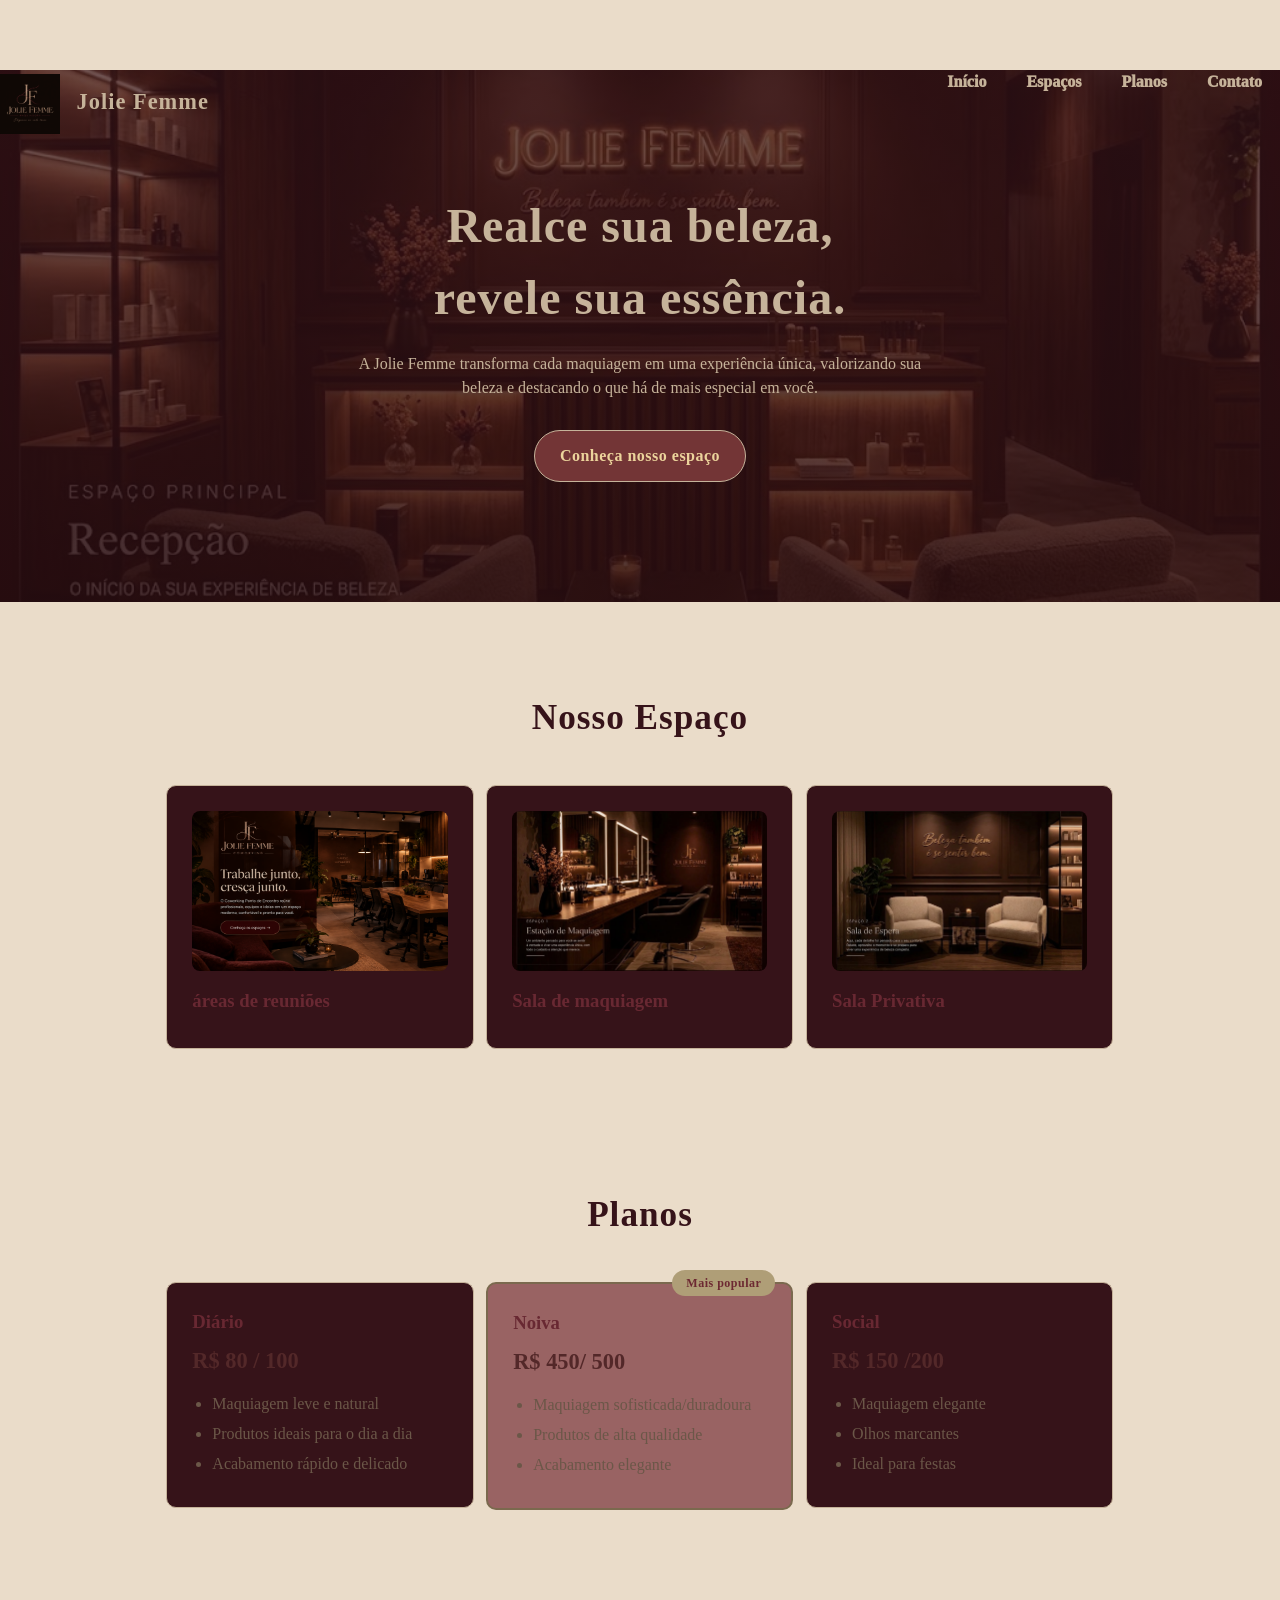
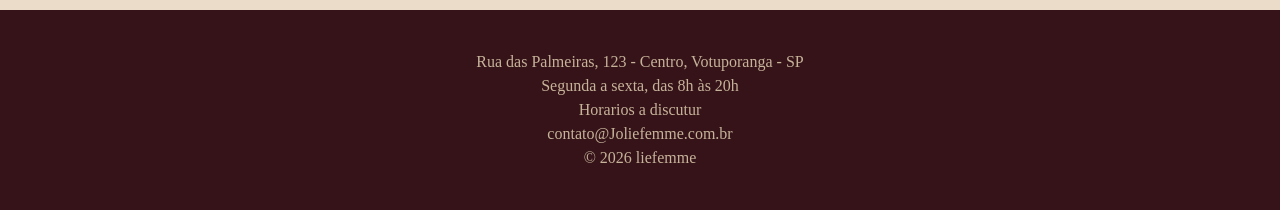
<file: index.html>
<!DOCTYPE html>
<html lang="pt-BR">
<head>
    <meta charset="UTF-8">
    <meta name="viewport" content="width=device-width, initial-scale=1.0">
    <title>Jolie Femme - Beleza Feminina</title>
    <link rel="stylesheet" href="css/style.css">
</head>
<body>
    <header class="inicio" id="inicio">
        <a class="logo" href="#topo">
            <img src="img/logotipo.png" alt="Logotipo da Jolie Femme ">
            Jolie Femme
 </a>
        <nav>
             <ul class="menu">
                <li><a href="#topo">Início</a></li>
                <li><a href="#espacos">Espaços</a></li>
                <li><a href="#planos">Planos</a></li>
                <li><a href="#contato">Contato</a></li>
            </ul>

        </nav>
    </header>
    <main>
       <section class="hero">
            <h1>Realce sua beleza,<br>revele sua essência.</h1>
            <p>   A Jolie Femme transforma cada maquiagem em uma experiência
    única, valorizando sua beleza e destacando o que há de
    mais especial em você.</p>
            <a class="botao" href="#espacos">Conheça nosso espaço</a>
        </section>
    </main>

    <section class="secao" id="espacos">
            <h2>Nosso Espaço</h2>
            <div class="grade limpa">
                <article class="card">
                    <img src="img/ambiente.png"
                         alt="Ambiente moderno e sofisticado, com tons escuros, iluminação quente, mesas de madeira, plantas e áreas confortáveis para trabalho e convivência.">
                    <h3>áreas de reuniões</h3>
                    
                </article>
                <article class="card">
                    <img src="img/espaço de maquiagem.jpg"
                         alt="Espaço amplo para maquiagem">
                    <h3>Sala de maquiagem</h3>
                    
                </article>
                <article class="card">
                    <img src="img/sala-de-espera.jpg"
                         alt="Sala privativa com dois sofas">
                    <h3>Sala Privativa</h3>
            
                </article>
            </div>
        </section>
   <section class="secao" id="planos">
            <h2>Planos</h2>
            <div class="grade limpa">
                <article class="card plano">
                    <h3>Diário</h3>
                    <p class="preco">R$ 80 / 100</p>
                    <ul>
                        <li>Maquiagem leve e natural</li>
                        <li>Produtos ideais para o dia a dia</li>
                        <li>Acabamento rápido e delicado</li>
                    </ul>
                </article>
                <article class="card plano destaque">
                    <span class="selo">Mais popular</span>
                    <h3>Noiva</h3>
                    <p class="preco">R$ 450/ 500</p>
                    <ul>
                        <li>Maquiagem sofisticada/duradoura</li>
                        <li>Produtos de alta qualidade</li>
                        <li>Acabamento elegante</li>
                    </ul>
                </article>
                <article class="card plano">
                    <h3>Social</h3>
                    <p class="preco">R$ 150 /200</p>
                    <ul>
                        <li>Maquiagem elegante</li>
                        <li>Olhos marcantes </li>
                        <li>Ideal para festas</li>
                    </ul>
                </article>
            </div>
        </section>
    </main>

    <footer id="contato">
        <p>Rua das Palmeiras, 123 - Centro, Votuporanga - SP</p>
        <p>Segunda a sexta, das 8h às 20h</p>
        <p>Horarios a discutur</p>
        <p>contato@Joliefemme.com.br</p>
        <p>&copy; 2026 liefemme</p>
    </footer>
</body>
</html>
</file>
<file: css/style.css>
* {
    margin: 0;
    padding: 0;
    box-sizing: border-box
    ;
}

body {
   font-family: 'Playfair Display', serif;
    line-height: 1.5;
    color: #361319;
    background-color: #eadcc9;
    padding-top: 70px;
}

a{
    text-decoration: none;
}

.topo{
    position: fixed;
    top: 0;
    left: 0;
    width: 100%;
    height: 64px;
    padding: 0 40px;
    background-color: #361319;
    z-index: 100;
    box-shadow: 0 3px 12px rgba(54, 19, 25, 0.35);
    }

    .logo{
    float: left;
    color: #c6b39a;
    font-size: 1.4rem;
    font-weight: bold;
    line-height: 64px;
    letter-spacing: 1px;
}

.logo img {
    height: 60px;
    margin-right: 10px;
    vertical-align: middle;
}

.menu {
    float: right;
    list-style: none;
}

.menu li {
    display: inline-block;
}

.menu a {
    display: block;
    padding: 0 18px;
    color: #c6b39a;
    font-size: 1rem;
     font-weight: 1000;
     transition: 0.3s;
}

.menu a:hover {
    background-color: #9e8e69;
    color: #532829;
    font-weight: bold;
}

.hero { 
   padding: 120px 20px;
    background-color: #2b0e12;
    background-image: linear-gradient( rgba(54, 19, 25, 0.72), rgba(43, 14, 18, 0.82) ), url("../img/foto principal.jpg");
    background-size: cover;
    background-position: center;
    color: #ffffff;
    text-align: center;
}

.hero h1 {
    margin-bottom: 16px;
    font-family: 'Playfair Display', serif;
    font-size: 2.4rem;
    font-weight: 700;
    letter-spacing: 1px;
}

.hero p {
    max-width: 600px;
    margin: 0 auto 30px auto;
    color: #c6b39a;
    font-size: 1rem;

}

.botao {
    display: inline-block;
    padding: 13px 25px;
    border: 1px solid #c6b39a;
    border-radius: 30px;
    background-color: #733536;
    color: #ecd49c;
    font-weight: bold;
    letter-spacing: 0.5px;
}

.botao:hover {
    background-color: #ecd49c;
    border: 2px solid #ecd49c;
}

.secao {
    max-width: 1000px;
    margin: 0 auto;
    padding: 90px 20px 50px;
}

.secao h2 {
    margin-bottom: 40px;
    color: #361319;
    font-family: 'Playfair Display', serif;
    font-size: 2.2rem;
    text-align: center;
    letter-spacing: 1px;
}

.card {
    float: left;
    width: 32%;
    margin: 0 0.66%;;
    padding: 25px;
    border: 1px solid #c6b39a;
    background-color: #361319;
    border-radius: 10px;
}

.card img {
    display: block;
    width: 100%;
    height: 160px;
    margin-bottom: 16px;
    border-radius: 8px;
    object-fit: cover;
}

.card h3 {
    margin-bottom: 8px;
    color: #682832;
    font-family: 'Playfair Display', serif;
}

.limpa::after {
    content: "";
    display: block;
    clear: both;
}

/*Planos */
.plano {
    position: relative;
}

.preco {
    margin-bottom: 15px;
    color: #532829;
    font-family: 'Playfair Display', serif;
    font-size: 1.4rem; 
    font-weight: bold;
}

.plano ul {
    margin-left: 20px;
    color: #6b5748;
}

.plano li { 
   margin-bottom: 6px; }

.destaque { 
    border: 2px solid #7b694e; 
    background-color: #996363;
 }

.selo {
    position: absolute;
    top: -14px;
    right: 16px;
    padding: 4px 14px;
    border-radius: 20px;
    background-color: #af9e77;
    color: #6D2932;
    font-size: 0.75rem;
    font-weight: bold;
    letter-spacing: 0.5px;
    z-index: 1;
}
 
/* Rodapé */
#contato {
    margin-top: 50px;
    padding: 40px 20px;
    background-color: #361319;
    color: #c6b39a;
    text-align: center;
}

#contato p {
      color: #c6b39a;
     }


      .plano.normal {
    background-color: #dcccb8;
    border: 2px solid #6D2932;
    color: #f4eee6;
}


.plano.noiva {
    background-color: #f1e3d2;
    border: 2px solid #c6b39a;
}


.plano.social {
    background-color: #6D2932;
    border: 2px solid #ecd49c;
    color: #f4eee6;
}

.botao:hover {
    background-color: #e2d0a6;
    border-color: #dacdae;
    color: #361319;
    transform: translateY(-2px);
}

.hero h1 {
    margin-bottom: 18px;
    font-family: 'Playfair Display', serif;
    font-size: 3rem;
    font-weight: 700;
    letter-spacing: 1px;

    /* MUDANÇA: coloquei o título em bege */
    color: #c6b39a;
}
</file>
